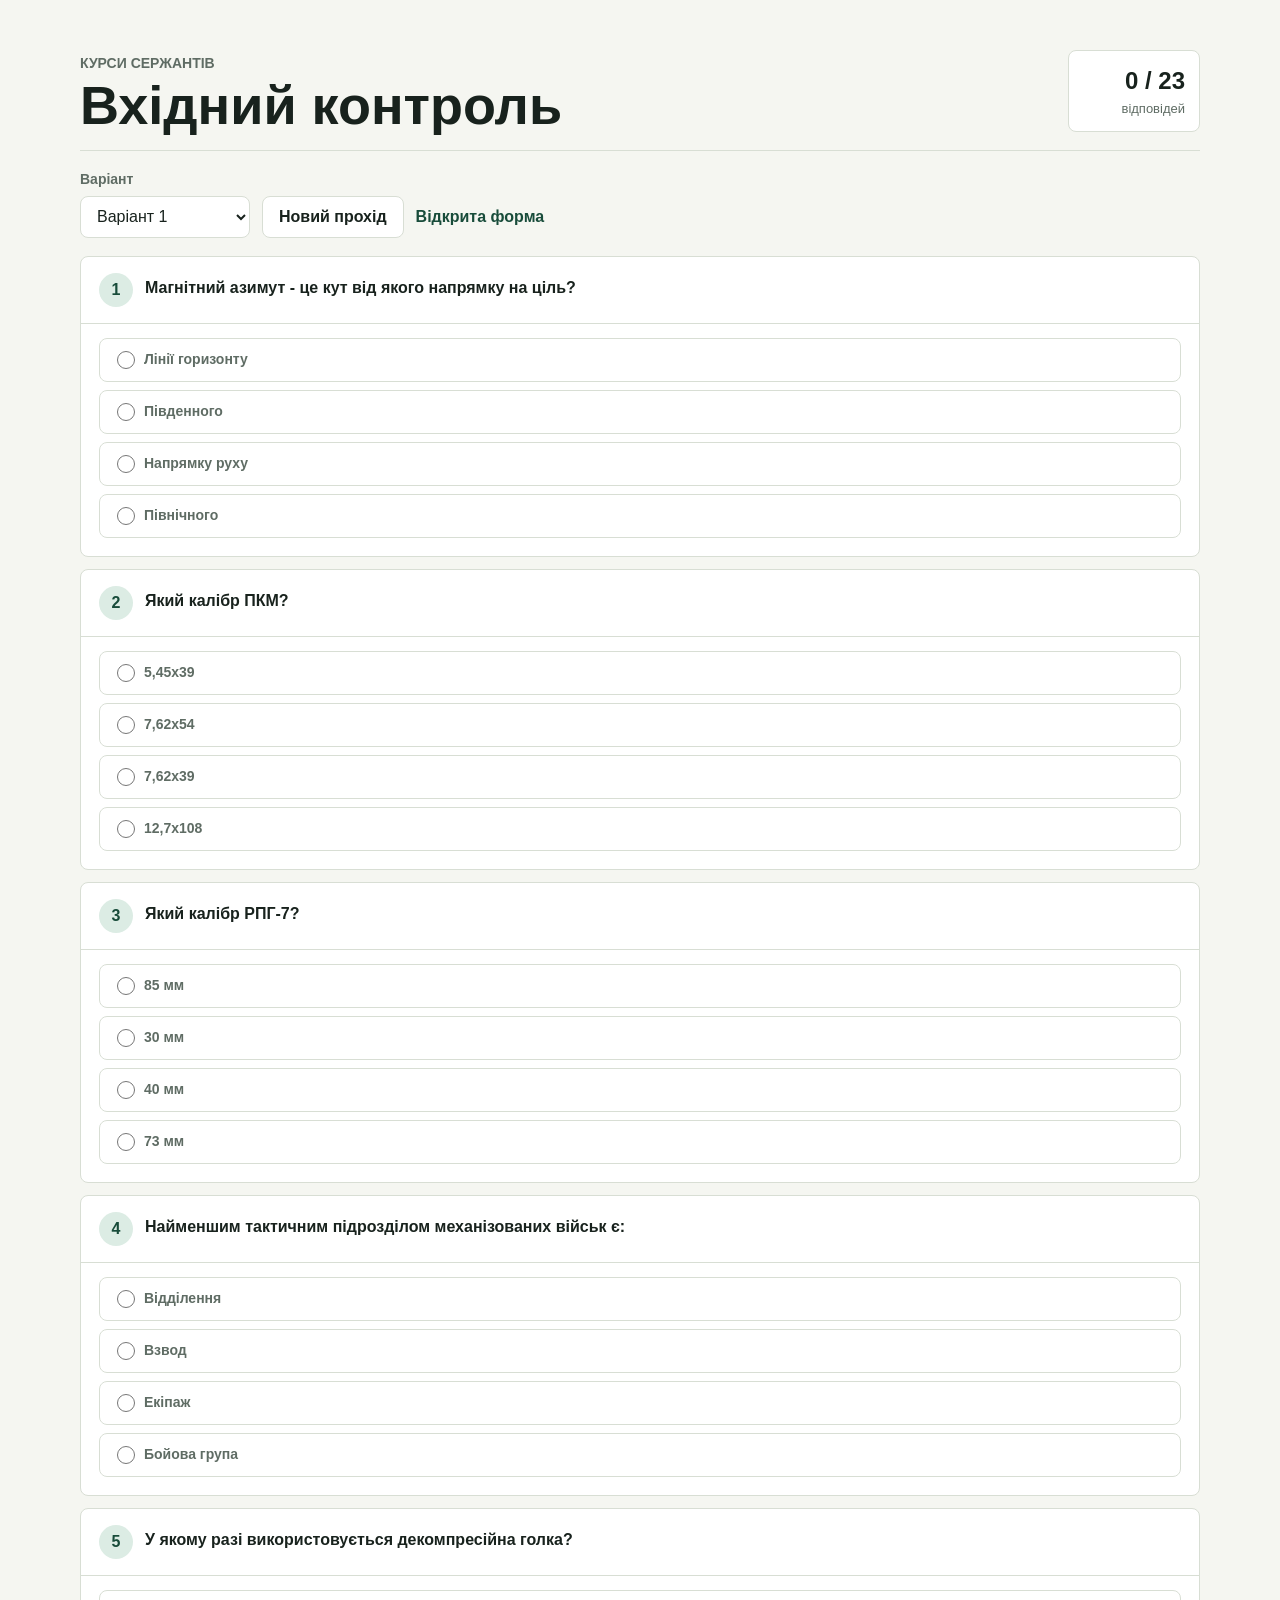
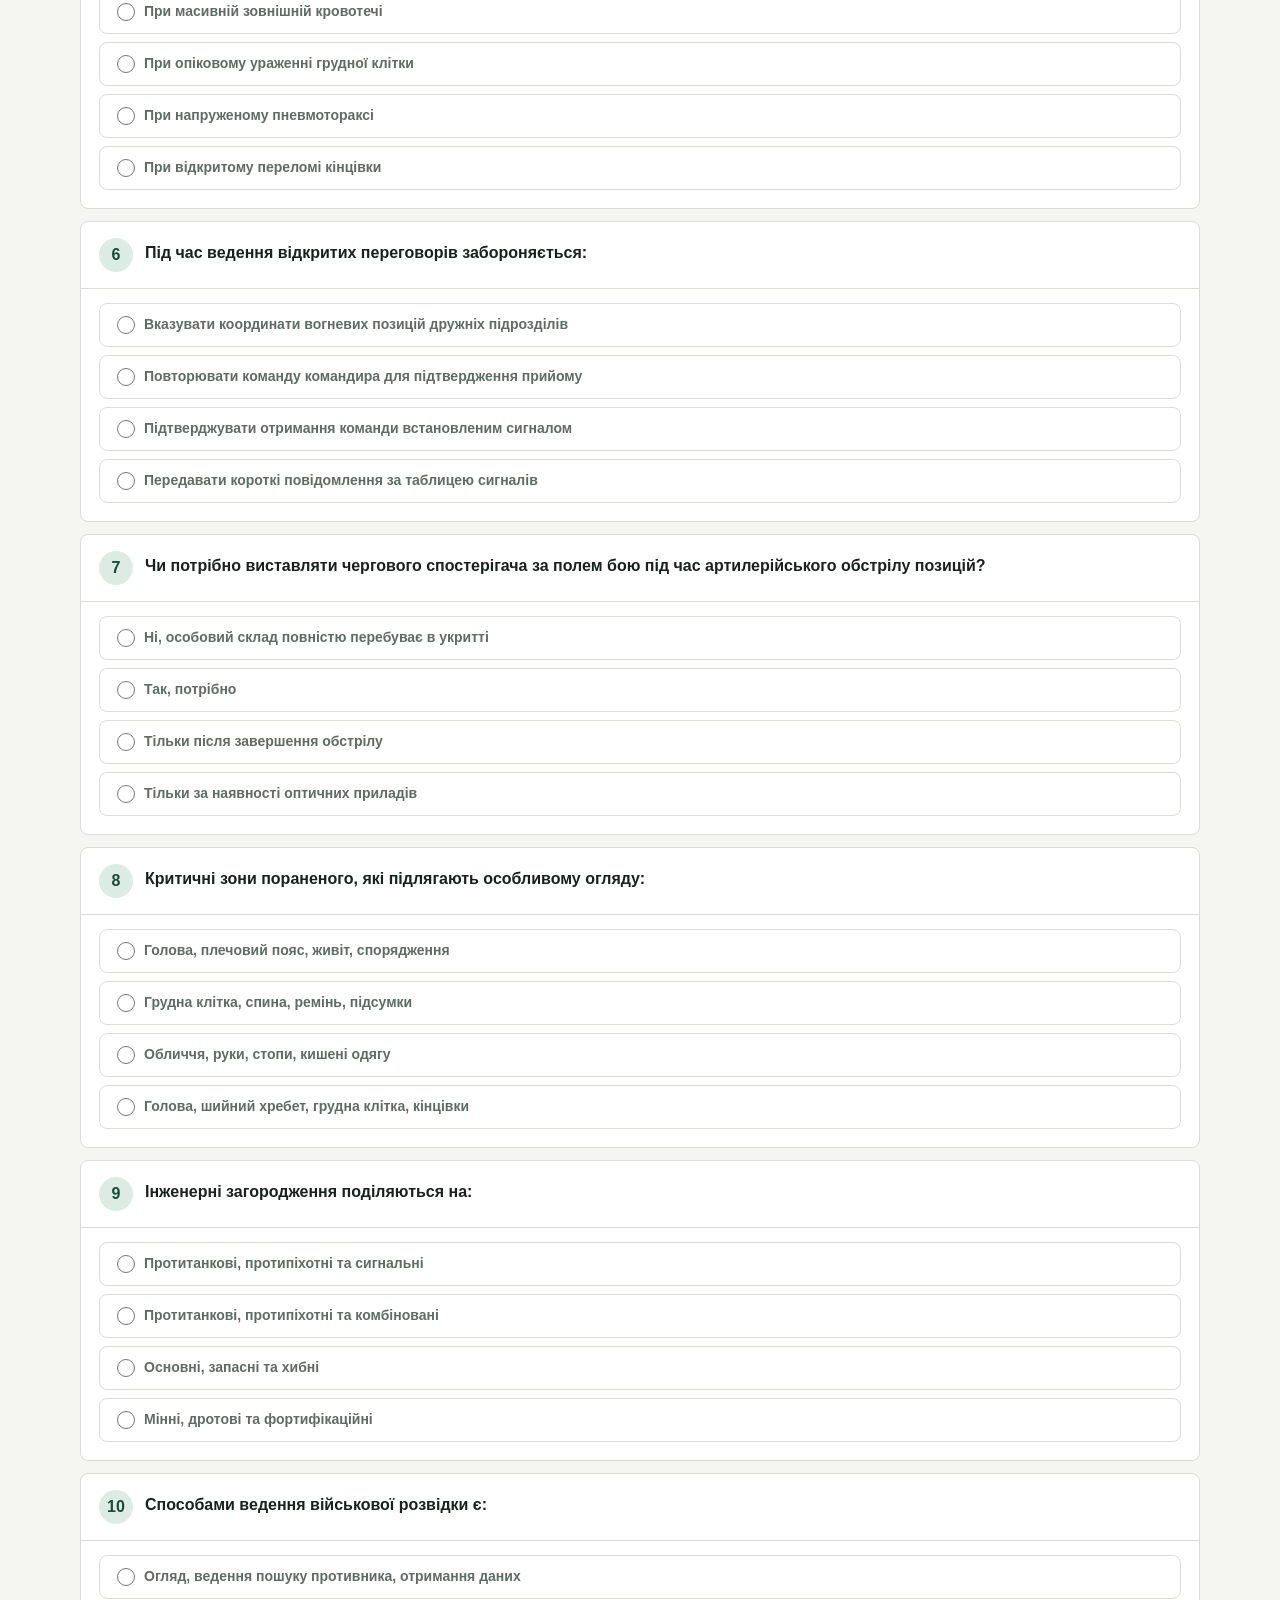
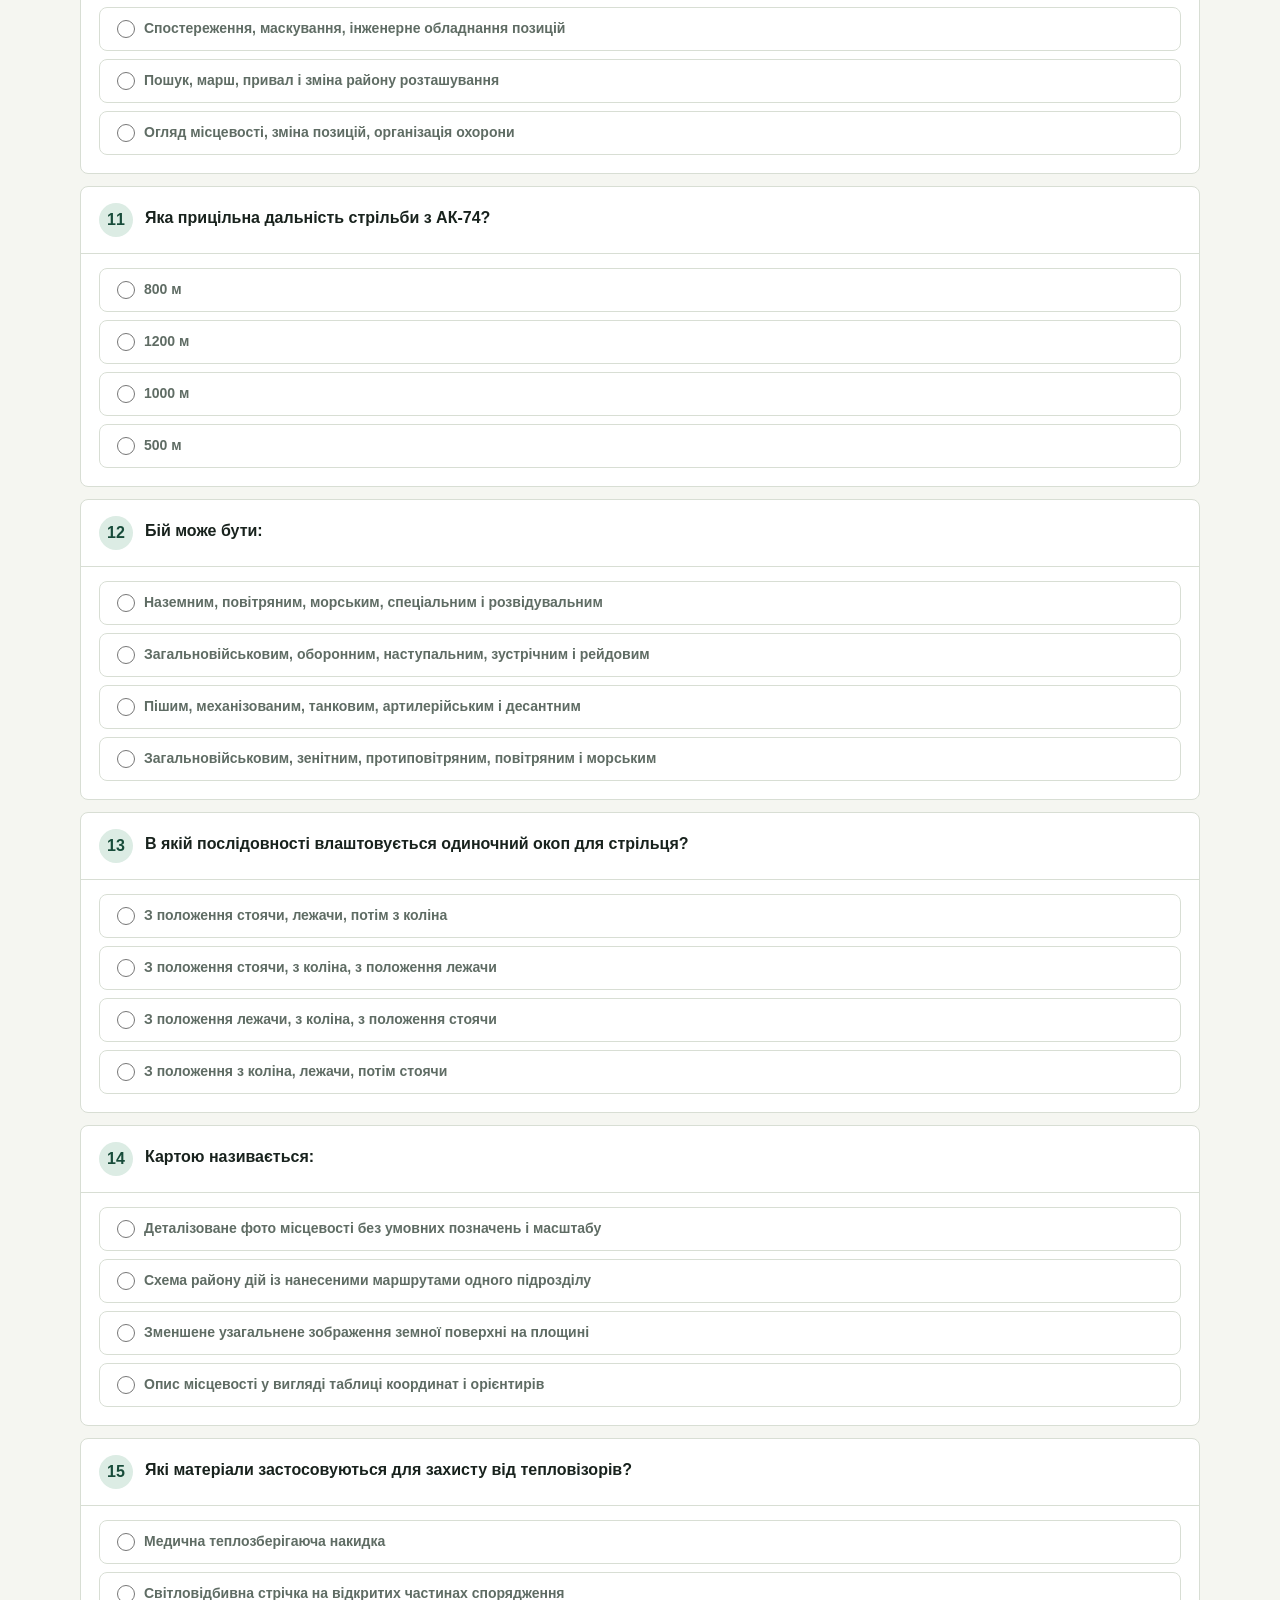
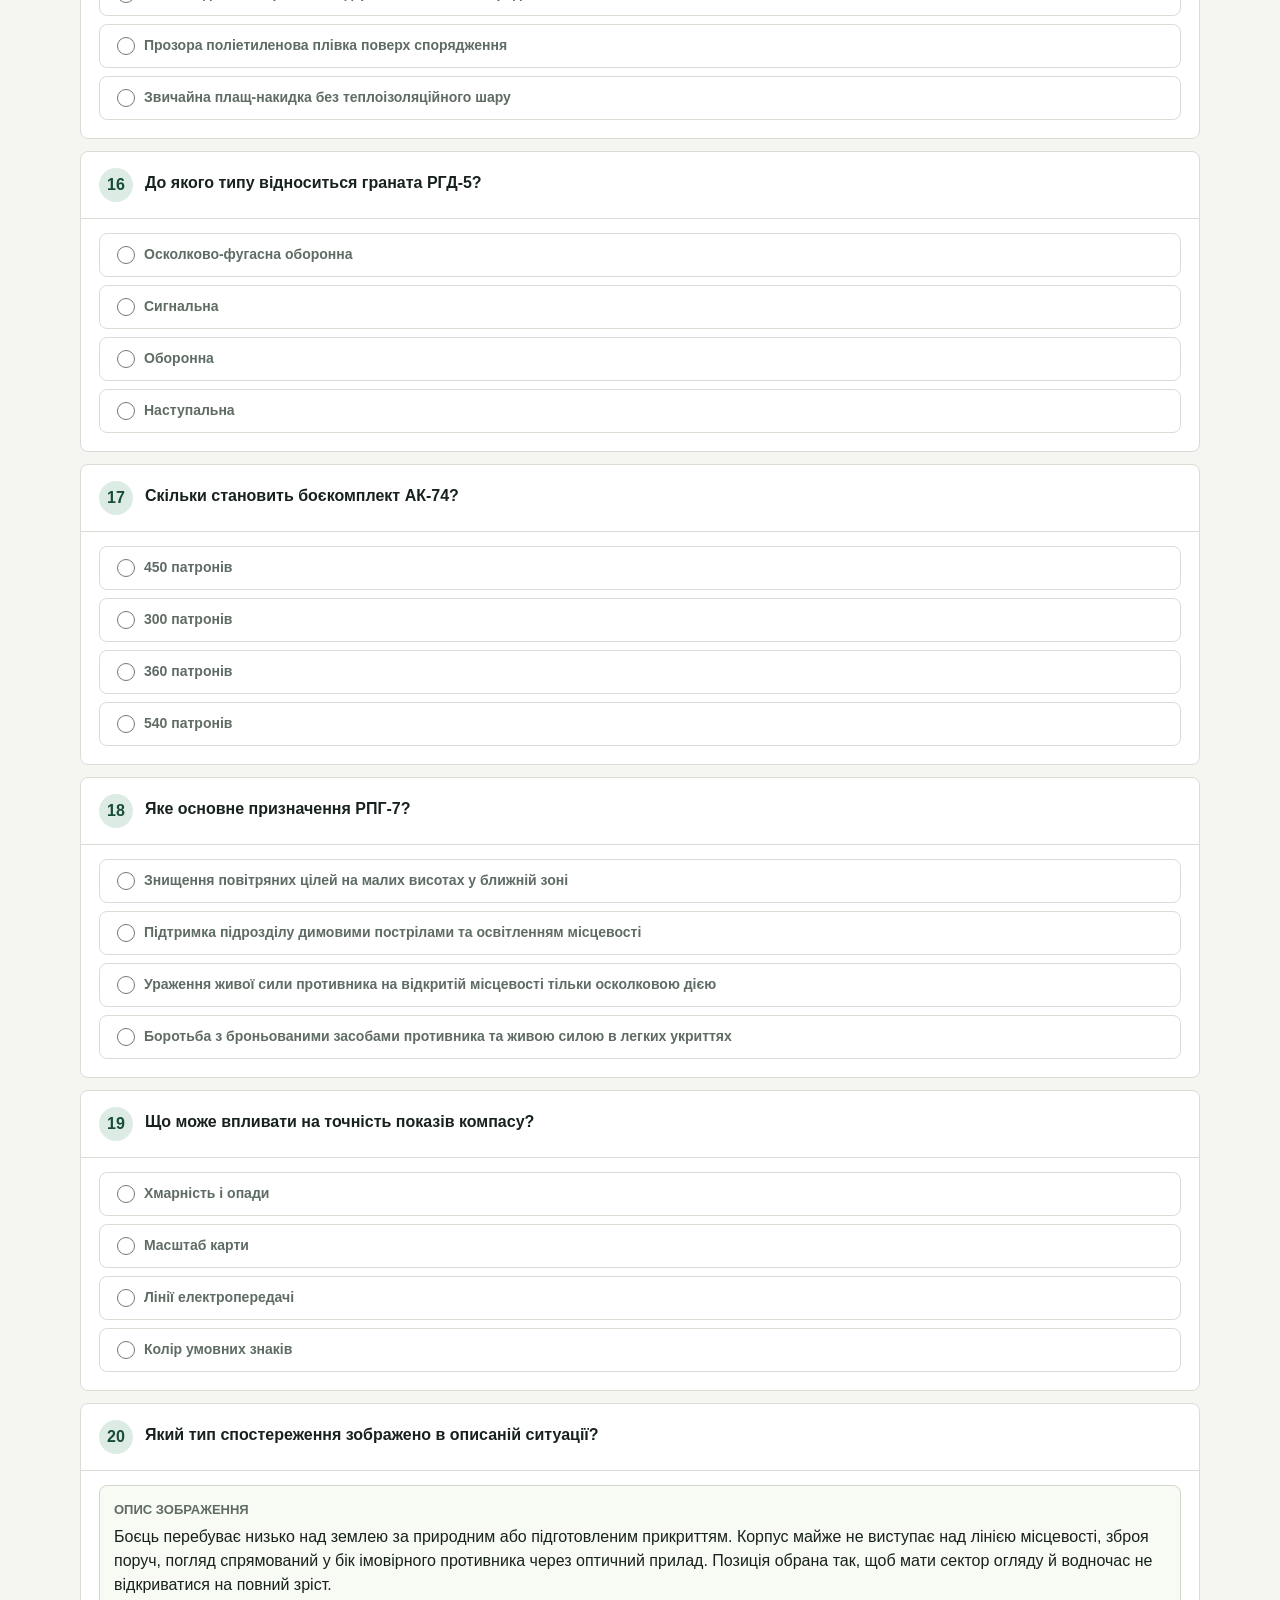
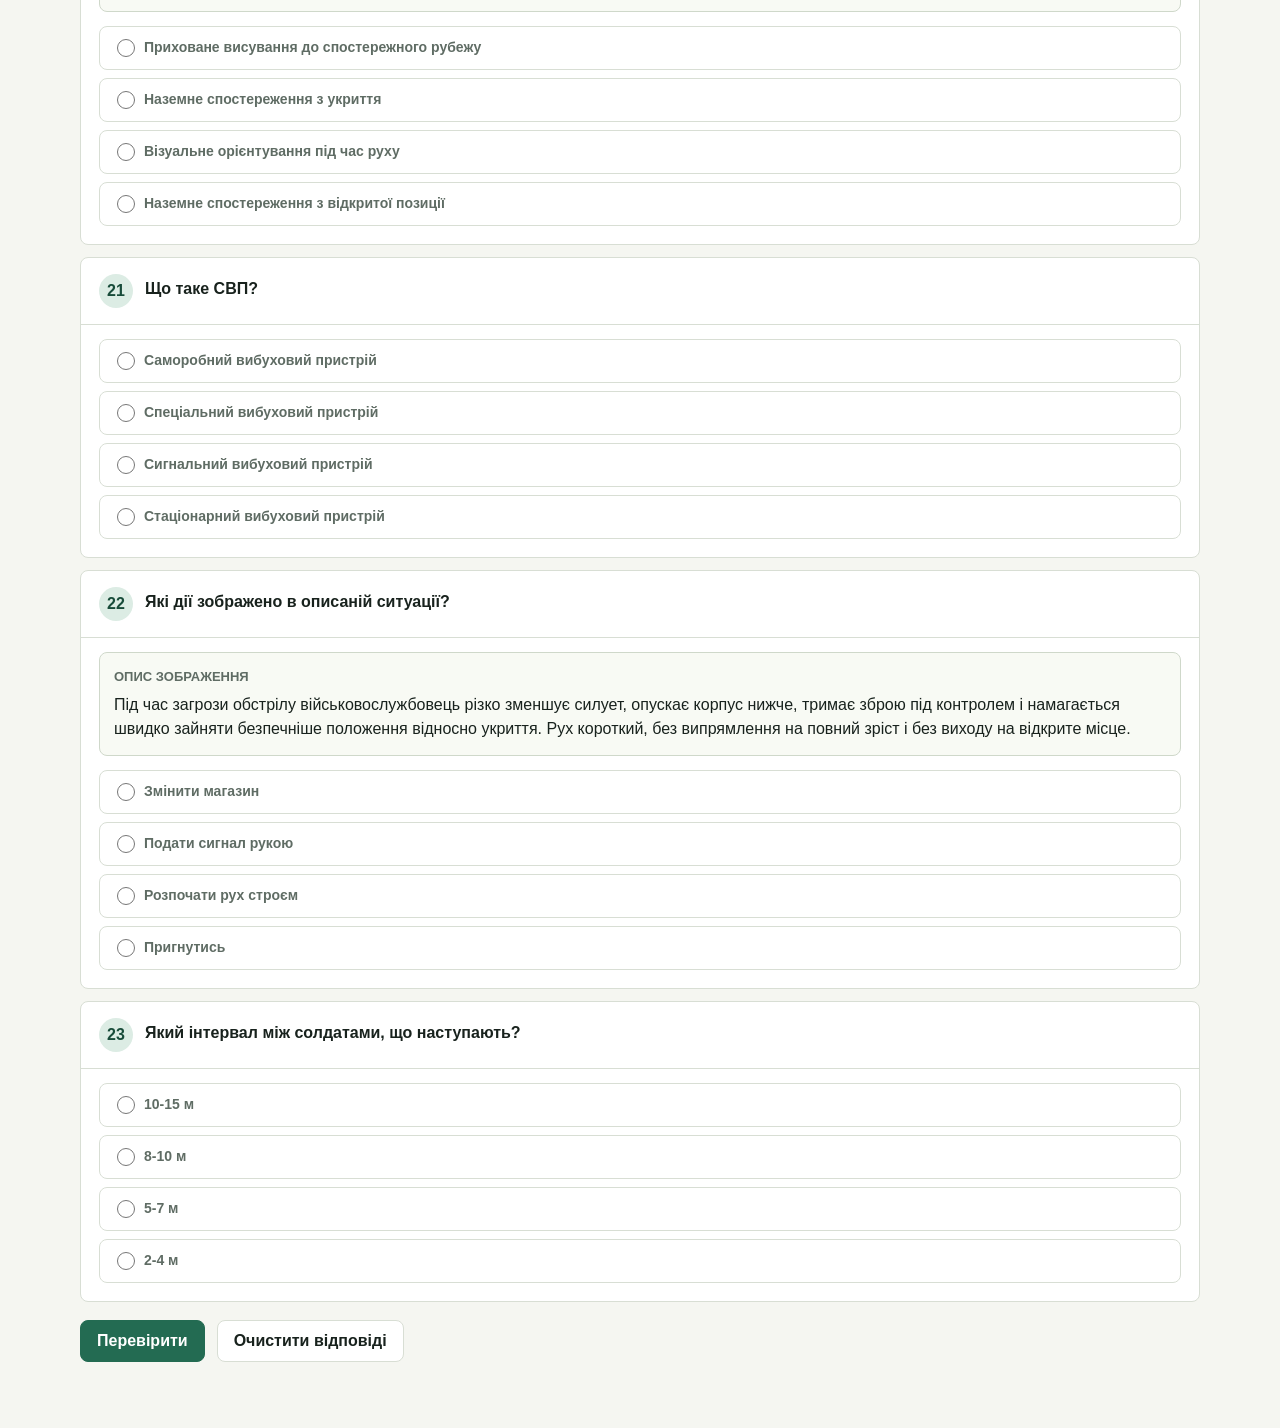
<file: index.html>
<!doctype html>
<html lang="uk">
  <head>
    <meta charset="utf-8">
    <meta name="viewport" content="width=device-width, initial-scale=1">
    <meta http-equiv="refresh" content="0; url=quiz/index.html">
    <title>Сержантські курси</title>
  </head>
  <body>
    <p><a href="quiz/index.html">Відкрити тренажер</a></p>
  </body>
</html>
</file>
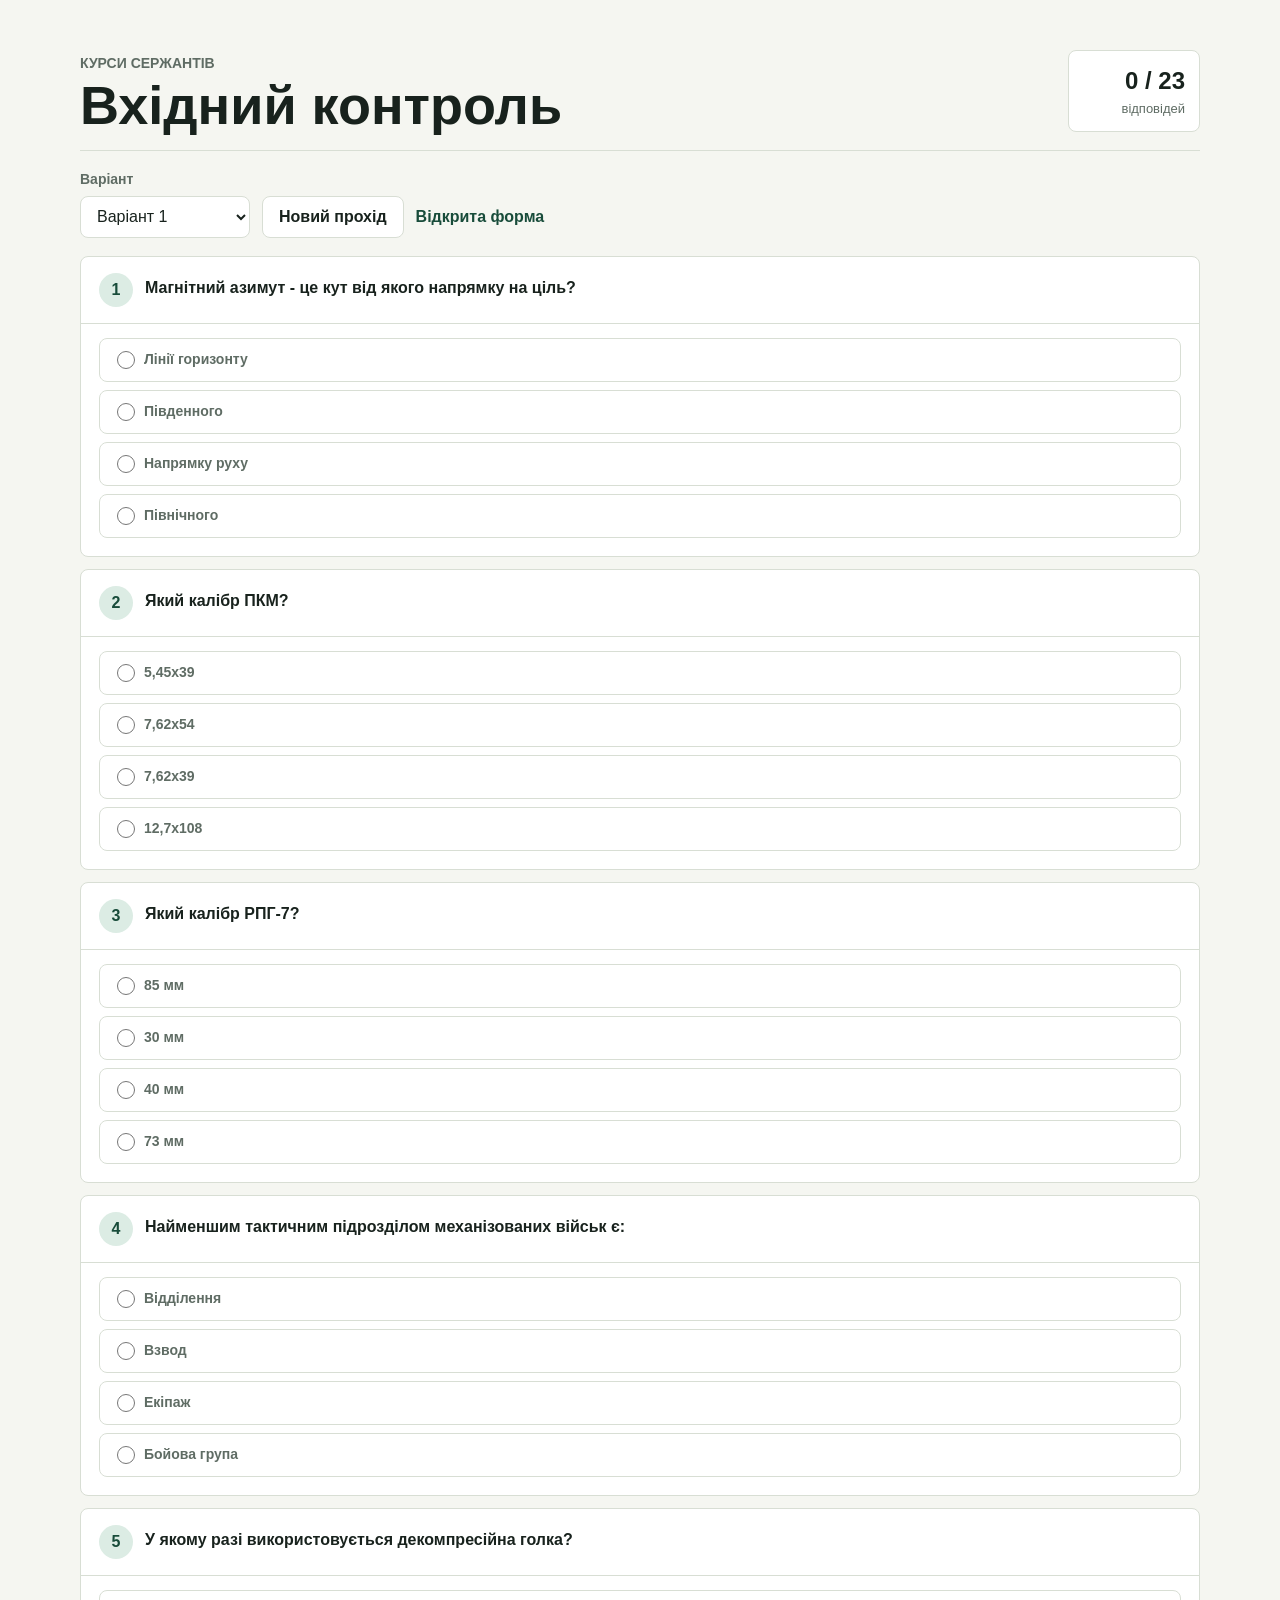
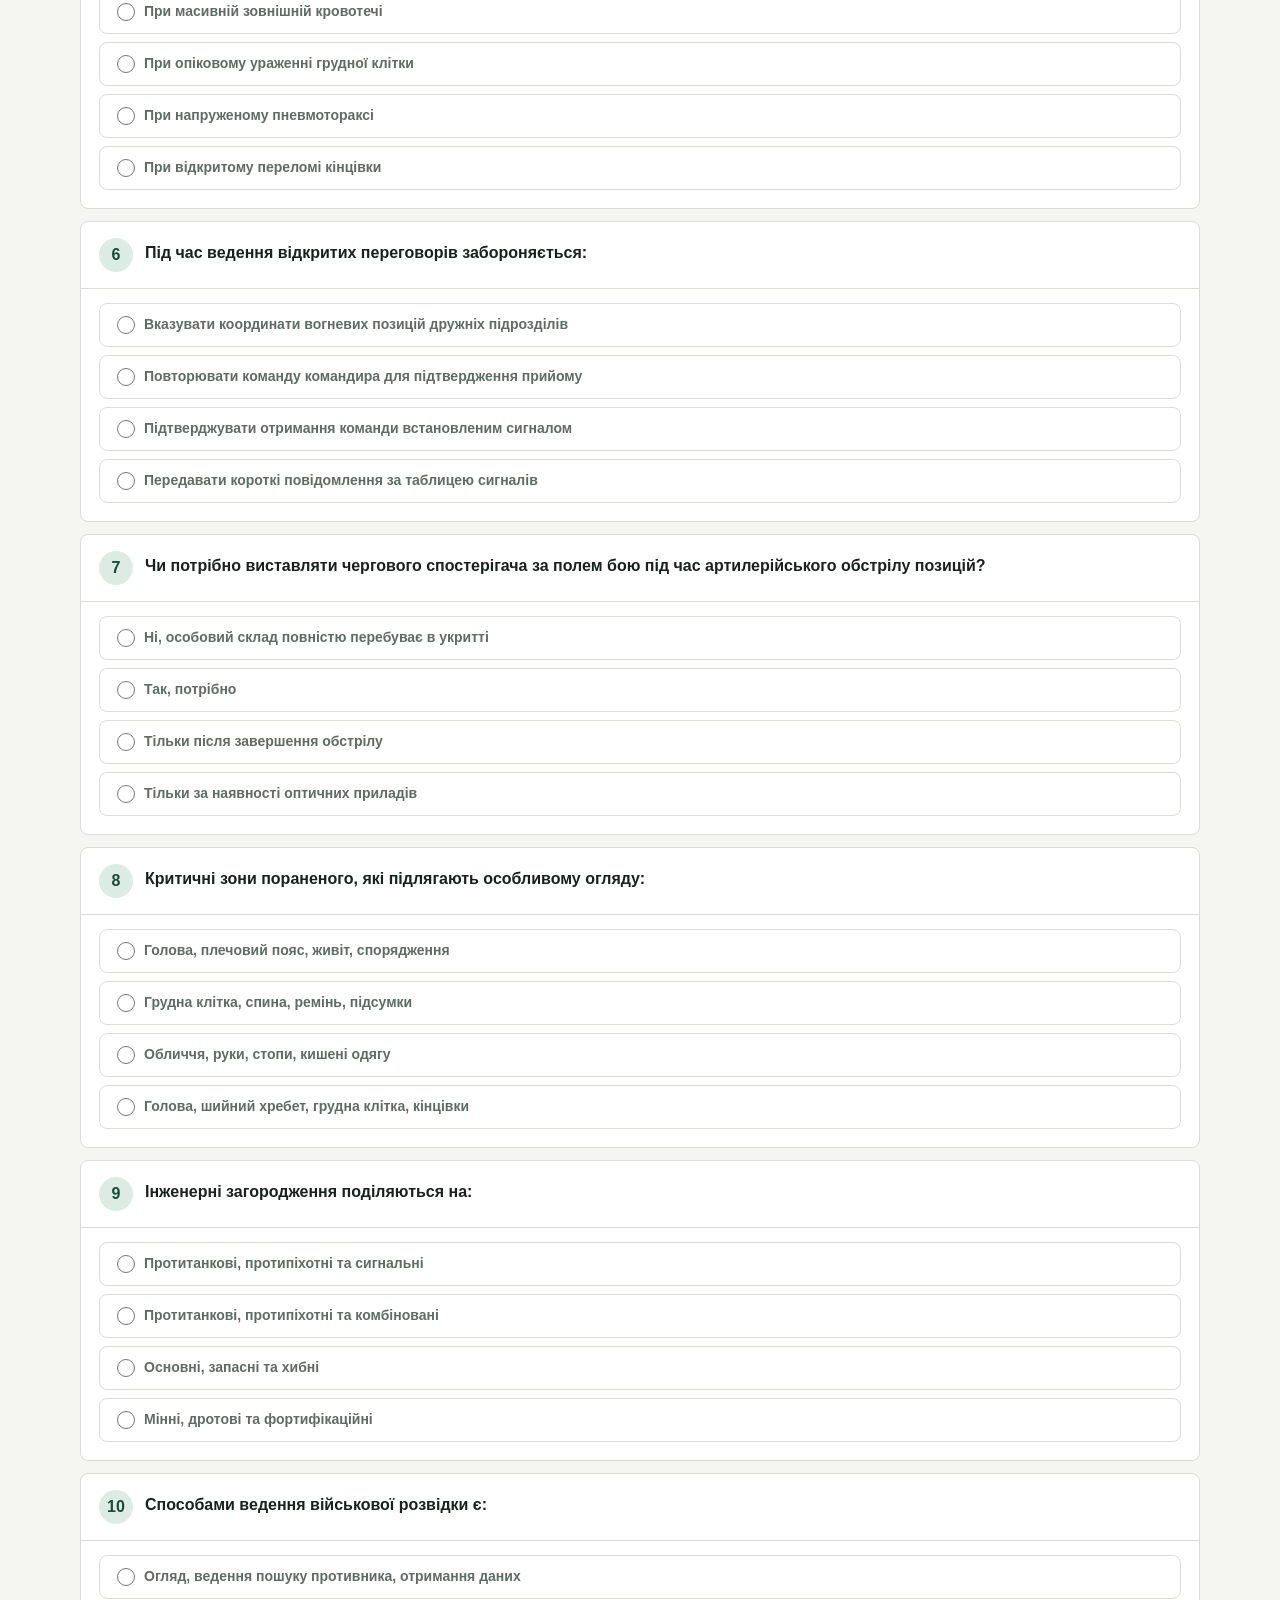
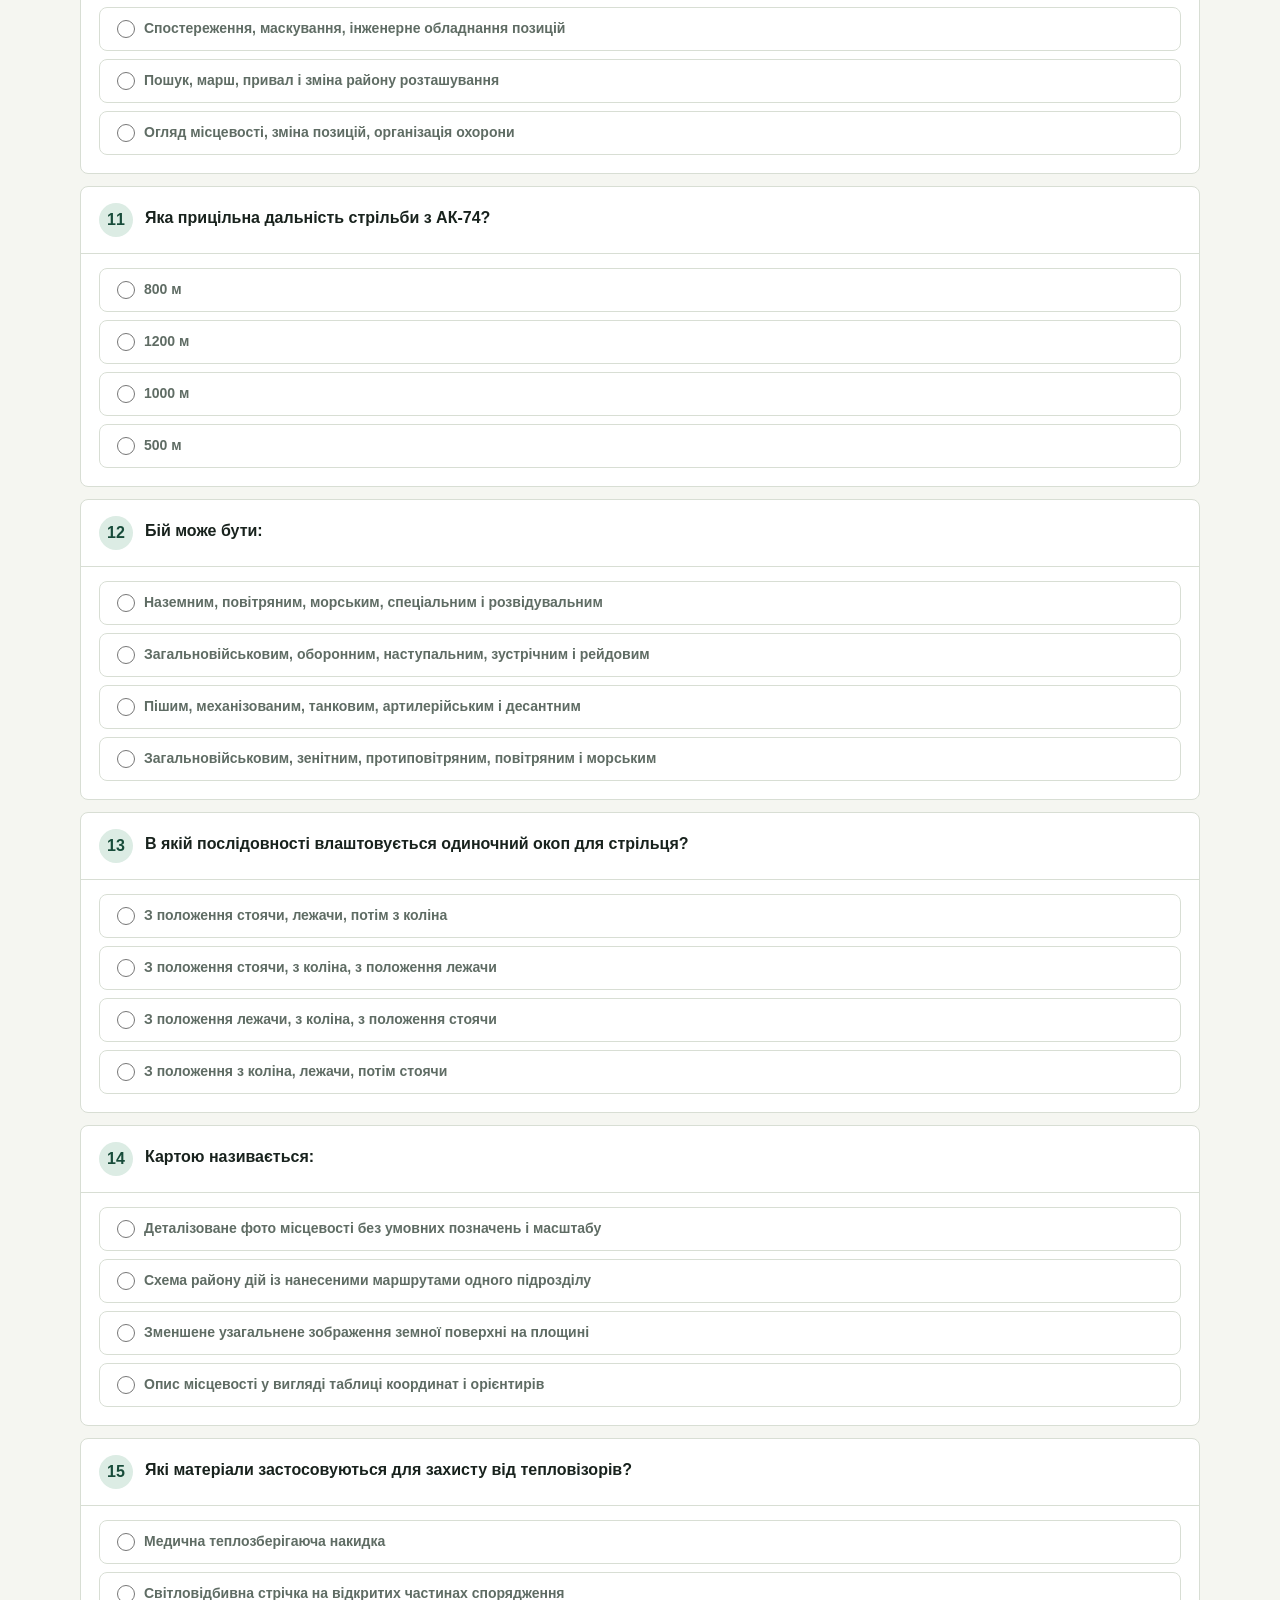
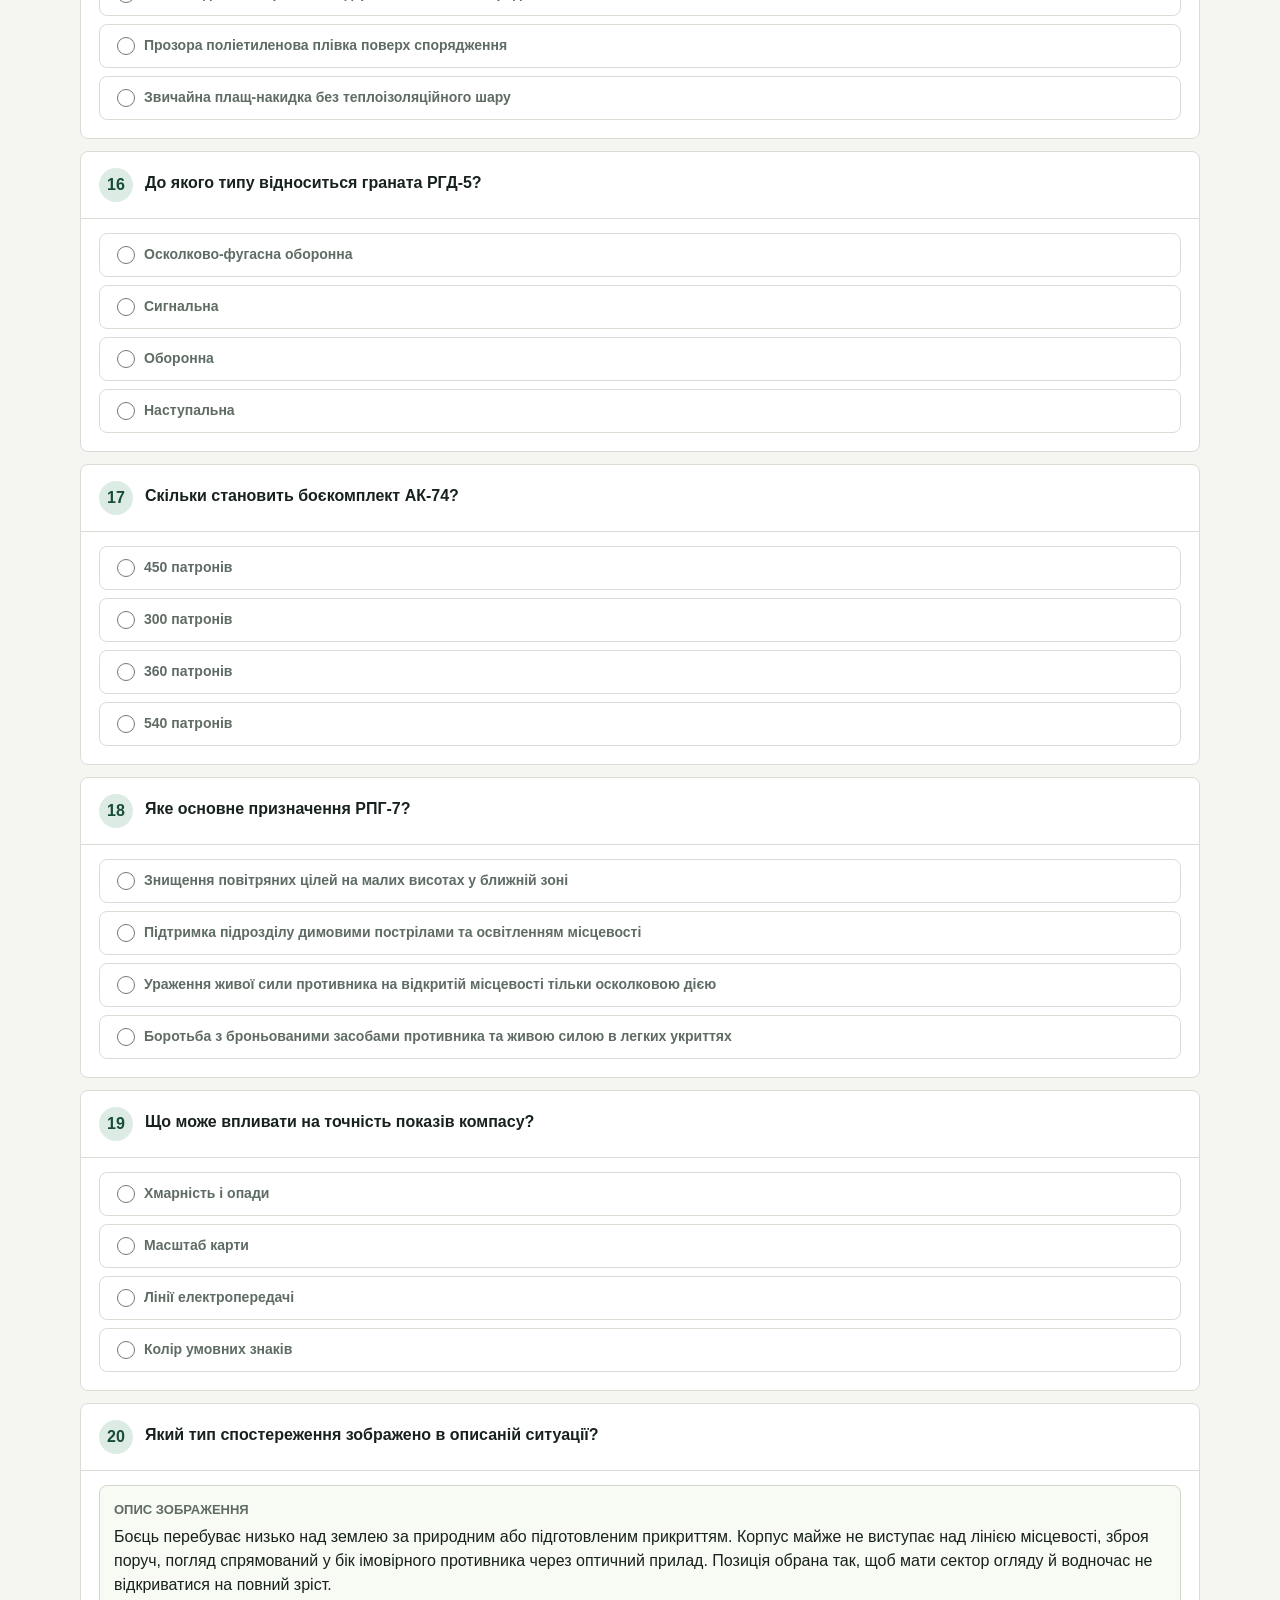
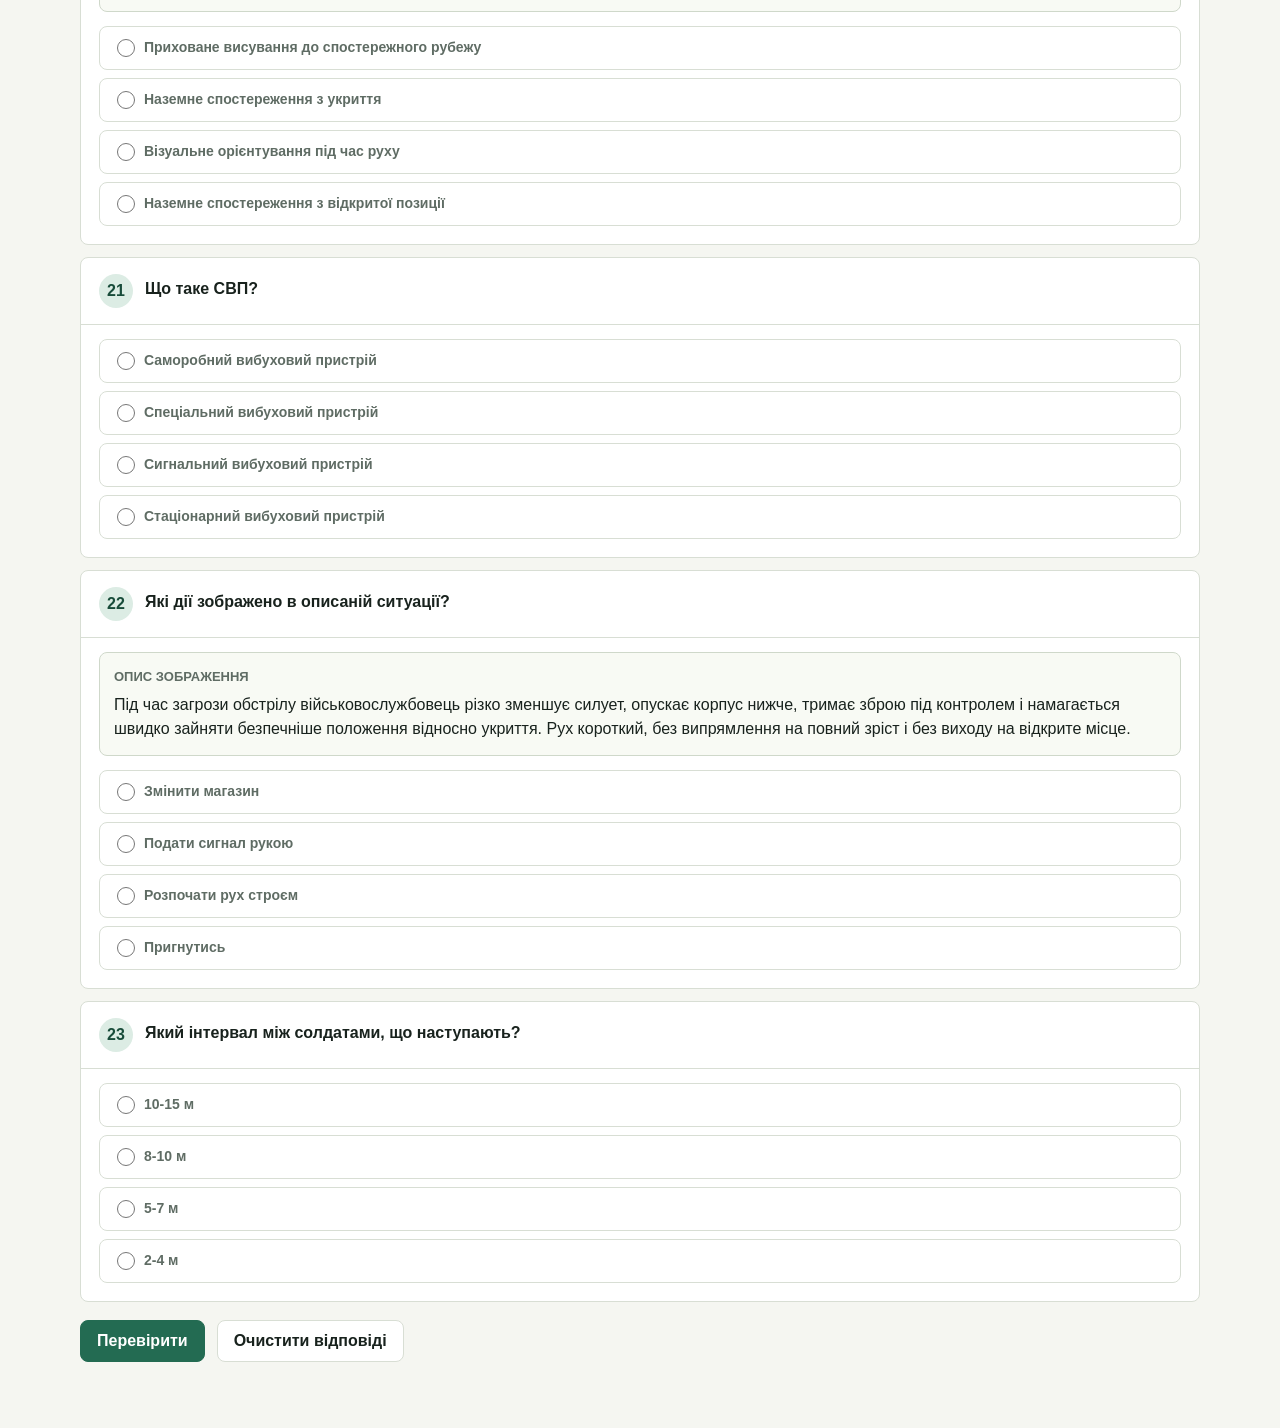
<file: quiz/index.html>
<!doctype html>
<html lang="uk">
  <head>
    <meta charset="utf-8">
    <meta name="viewport" content="width=device-width, initial-scale=1">
    <title>Вхідний контроль</title>
    <meta name="theme-color" content="#236b52">
    <meta name="apple-mobile-web-app-capable" content="yes">
    <meta name="apple-mobile-web-app-title" content="Сержантські курси">
    <link rel="manifest" href="manifest.webmanifest">
    <link rel="icon" href="assets/app-icon.svg" type="image/svg+xml">
    <link rel="stylesheet" href="styles.css?v=3">
  </head>
  <body>
    <main class="shell">
      <section class="topbar" aria-labelledby="page-title">
        <div>
          <p class="eyebrow">Курси сержантів</p>
          <h1 id="page-title">Вхідний контроль</h1>
        </div>
        <div class="scorebox" aria-live="polite">
          <span id="progressText">0 / 23</span>
          <span>відповідей</span>
        </div>
      </section>

      <section class="controls" aria-label="Налаштування тесту">
        <div class="field">
          <label for="variantSelect">Варіант</label>
          <select id="variantSelect">
            <option value="1">Варіант 1</option>
            <option value="2">Варіант 2</option>
            <option value="3">Варіант 3</option>
            <option value="4">Варіант 4</option>
          </select>
        </div>
        <button id="restartButton" type="button">Новий прохід</button>
        <a class="text-link" href="open-form.html">Відкрита форма</a>
      </section>

      <section id="quiz" class="quiz" aria-label="Питання тесту"></section>

      <section class="actions" aria-label="Дії з тестом">
        <button id="checkButton" type="button" class="primary">Перевірити</button>
        <button id="clearButton" type="button">Очистити відповіді</button>
      </section>

      <section id="result" class="result" aria-live="polite" hidden></section>
    </main>

    <script src="app.js?v=3"></script>
    <script src="register-sw.js?v=3"></script>
  </body>
</html>
</file>
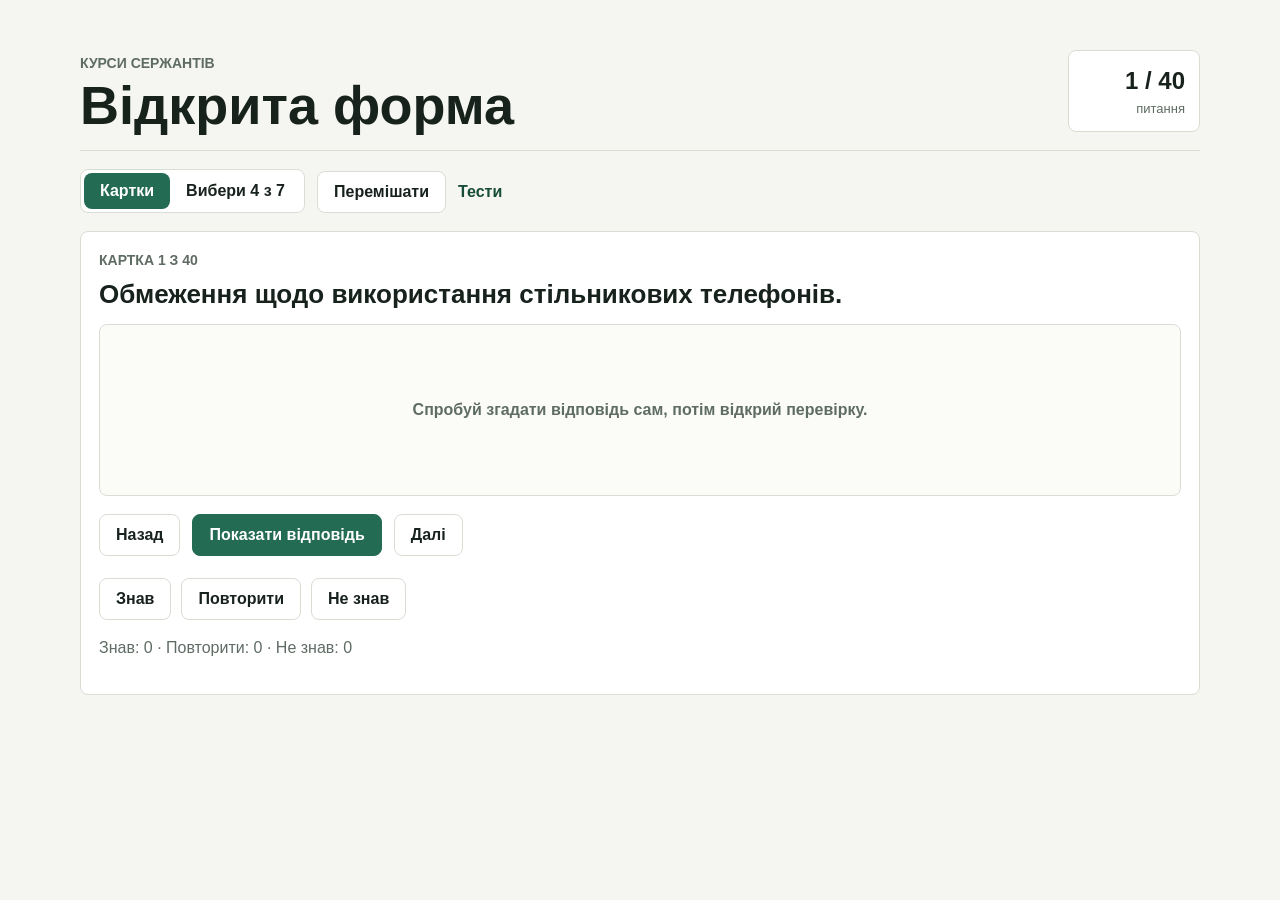
<file: quiz/open-form.html>
<!doctype html>
<html lang="uk">
  <head>
    <meta charset="utf-8">
    <meta name="viewport" content="width=device-width, initial-scale=1">
    <title>Відкрита форма</title>
    <meta name="theme-color" content="#236b52">
    <meta name="apple-mobile-web-app-capable" content="yes">
    <meta name="apple-mobile-web-app-title" content="Сержантські курси">
    <link rel="manifest" href="manifest.webmanifest">
    <link rel="icon" href="assets/app-icon.svg" type="image/svg+xml">
    <link rel="stylesheet" href="styles.css?v=3">
  </head>
  <body>
    <main class="shell">
      <section class="topbar" aria-labelledby="page-title">
        <div>
          <p class="eyebrow">Курси сержантів</p>
          <h1 id="page-title">Відкрита форма</h1>
        </div>
        <div class="scorebox" aria-live="polite">
          <span id="openProgress">1 / 40</span>
          <span>питання</span>
        </div>
      </section>

      <section class="controls" aria-label="Режим тренування">
        <div class="segmented" role="tablist" aria-label="Режим">
          <button id="cardsModeButton" type="button" class="mode-button active">Картки</button>
          <button id="pickModeButton" type="button" class="mode-button">Вибери 4 з 7</button>
        </div>
        <button id="shuffleButton" type="button">Перемішати</button>
        <a class="text-link" href="index.html">Тести</a>
      </section>

      <section id="trainer" class="trainer" aria-live="polite"></section>
    </main>

    <script src="open-form.js?v=3"></script>
    <script src="register-sw.js?v=3"></script>
  </body>
</html>
</file>
<file: quiz/styles.css>
:root {
  color-scheme: light;
  --bg: #f5f6f1;
  --text: #18221d;
  --muted: #5f6c64;
  --line: #d8ded4;
  --panel: #ffffff;
  --accent: #236b52;
  --accent-dark: #184c3a;
  --accent-soft: #dcece4;
  --danger: #a93f37;
  --danger-soft: #f4dfdc;
  --success: #2f7552;
  --success-soft: #ddf0e6;
  --focus: #c88a2c;
}

* {
  box-sizing: border-box;
}

body {
  margin: 0;
  min-height: 100vh;
  background: var(--bg);
  color: var(--text);
  font-family: Arial, Helvetica, sans-serif;
  line-height: 1.5;
}

button,
select {
  font: inherit;
}

.shell {
  width: min(1120px, calc(100% - 32px));
  margin: 0 auto;
  padding: 28px 0 48px;
}

.topbar {
  display: flex;
  justify-content: space-between;
  gap: 20px;
  align-items: end;
  padding: 22px 0 18px;
  border-bottom: 1px solid var(--line);
}

.eyebrow {
  margin: 0 0 4px;
  color: var(--muted);
  font-size: 14px;
  font-weight: 700;
  text-transform: uppercase;
}

h1 {
  margin: 0;
  font-size: clamp(32px, 6vw, 54px);
  line-height: 1;
  letter-spacing: 0;
}

.scorebox {
  min-width: 132px;
  padding: 12px 14px;
  border: 1px solid var(--line);
  border-radius: 8px;
  background: var(--panel);
  text-align: right;
}

.scorebox span {
  display: block;
}

.scorebox span:first-child {
  font-size: 24px;
  font-weight: 800;
}

.scorebox span:last-child {
  color: var(--muted);
  font-size: 13px;
}

.controls,
.actions {
  display: flex;
  gap: 12px;
  align-items: end;
  flex-wrap: wrap;
  padding: 18px 0;
}

.field {
  display: grid;
  gap: 6px;
}

label {
  color: var(--muted);
  font-size: 14px;
  font-weight: 700;
}

select,
button {
  min-height: 42px;
  border: 1px solid var(--line);
  border-radius: 8px;
  background: var(--panel);
  color: var(--text);
}

select {
  min-width: 170px;
  padding: 0 38px 0 12px;
}

button {
  padding: 0 16px;
  cursor: pointer;
  font-weight: 700;
}

.text-link {
  display: inline-flex;
  align-items: center;
  min-height: 42px;
  color: var(--accent-dark);
  font-weight: 800;
  text-decoration: none;
}

.text-link:hover {
  text-decoration: underline;
}

button:hover,
select:hover {
  border-color: #aeb8ae;
}

button:focus-visible,
select:focus-visible,
input:focus-visible {
  outline: 3px solid var(--focus);
  outline-offset: 2px;
}

.primary {
  border-color: var(--accent);
  background: var(--accent);
  color: white;
}

.primary:hover {
  border-color: var(--accent-dark);
  background: var(--accent-dark);
}

.quiz {
  display: grid;
  gap: 12px;
}

.segmented {
  display: inline-flex;
  padding: 3px;
  border: 1px solid var(--line);
  border-radius: 8px;
  background: var(--panel);
}

.mode-button {
  min-height: 36px;
  border: 0;
  background: transparent;
}

.mode-button.active {
  background: var(--accent);
  color: white;
}

.trainer {
  display: grid;
  gap: 12px;
}

.trainer-card {
  padding: 18px;
  border: 1px solid var(--line);
  border-radius: 8px;
  background: var(--panel);
}

.trainer-card h2 {
  margin: 0 0 14px;
  font-size: 26px;
  line-height: 1.2;
  letter-spacing: 0;
}

.mode-kicker {
  margin: 0 0 8px;
  color: var(--muted);
  font-size: 14px;
  font-weight: 800;
  text-transform: uppercase;
}

.answer-panel {
  min-height: 172px;
  padding: 16px 18px;
  border: 1px solid var(--line);
  border-radius: 8px;
  background: #fbfcf8;
}

.answer-panel ul {
  margin: 0;
  padding-left: 20px;
}

.answer-panel li + li {
  margin-top: 8px;
}

.hidden-answer {
  display: grid;
  place-items: center;
  color: var(--muted);
}

.hidden-answer ul {
  display: none;
}

.hidden-answer::before {
  content: "Спробуй згадати відповідь сам, потім відкрий перевірку.";
  text-align: center;
  font-weight: 700;
}

.self-grade {
  display: flex;
  gap: 10px;
  flex-wrap: wrap;
  margin-top: 4px;
}

.pick-list {
  display: grid;
  gap: 8px;
}

.pick-option input {
  accent-color: var(--accent);
}

.question {
  border: 1px solid var(--line);
  border-radius: 8px;
  background: var(--panel);
  overflow: hidden;
}

.question-head {
  display: grid;
  grid-template-columns: auto 1fr;
  gap: 12px;
  align-items: start;
  padding: 16px 18px;
  border-bottom: 1px solid var(--line);
}

.number {
  display: inline-grid;
  place-items: center;
  width: 34px;
  height: 34px;
  border-radius: 50%;
  background: var(--accent-soft);
  color: var(--accent-dark);
  font-weight: 800;
}

.question-title {
  margin: 3px 0 0;
  font-weight: 800;
}

.scenario {
  margin: 14px 18px 0;
  padding: 14px;
  border: 1px solid #cfd8ca;
  border-radius: 8px;
  background: #f8faf4;
}

.scenario-label {
  display: block;
  margin-bottom: 6px;
  color: var(--muted);
  font-size: 13px;
  font-weight: 800;
  text-transform: uppercase;
}

.scenario p {
  margin: 0;
}

.answers {
  display: grid;
  gap: 8px;
  padding: 14px 18px 18px;
}

.answer {
  display: grid;
  grid-template-columns: 22px 1fr;
  gap: 10px;
  align-items: start;
  min-height: 44px;
  padding: 10px 12px;
  border: 1px solid var(--line);
  border-radius: 8px;
  cursor: pointer;
}

.answer:hover {
  background: #fafbf7;
}

.answer input {
  width: 18px;
  height: 18px;
  margin-top: 2px;
  accent-color: var(--accent);
}

.answer.correct {
  border-color: var(--success);
  background: var(--success-soft);
}

.answer.wrong {
  border-color: var(--danger);
  background: var(--danger-soft);
}

.question.unanswered .question-head {
  background: #fff8e7;
}

.result {
  margin-top: 18px;
  padding: 18px;
  border: 1px solid var(--line);
  border-radius: 8px;
  background: var(--panel);
}

.result h2 {
  margin: 0 0 8px;
  font-size: 24px;
}

.result p {
  margin: 0 0 10px;
}

.mistakes {
  margin: 14px 0 0;
  padding: 0;
  list-style: none;
  display: grid;
  gap: 10px;
}

.mistakes li {
  padding: 12px;
  border-radius: 8px;
  background: #f8f2e8;
  border: 1px solid #ead8b9;
}

.muted {
  color: var(--muted);
}

@media (max-width: 640px) {
  .shell {
    width: min(100% - 20px, 1120px);
    padding-top: 12px;
  }

  .topbar {
    align-items: stretch;
    flex-direction: column;
  }

  .scorebox {
    text-align: left;
  }

  .controls,
  .actions {
    align-items: stretch;
    flex-direction: column;
  }

  select,
  button {
    width: 100%;
  }

  .segmented {
    display: grid;
    grid-template-columns: 1fr;
  }

  .self-grade {
    display: grid;
  }

  .question-head {
    grid-template-columns: 1fr;
  }
}
</file>
